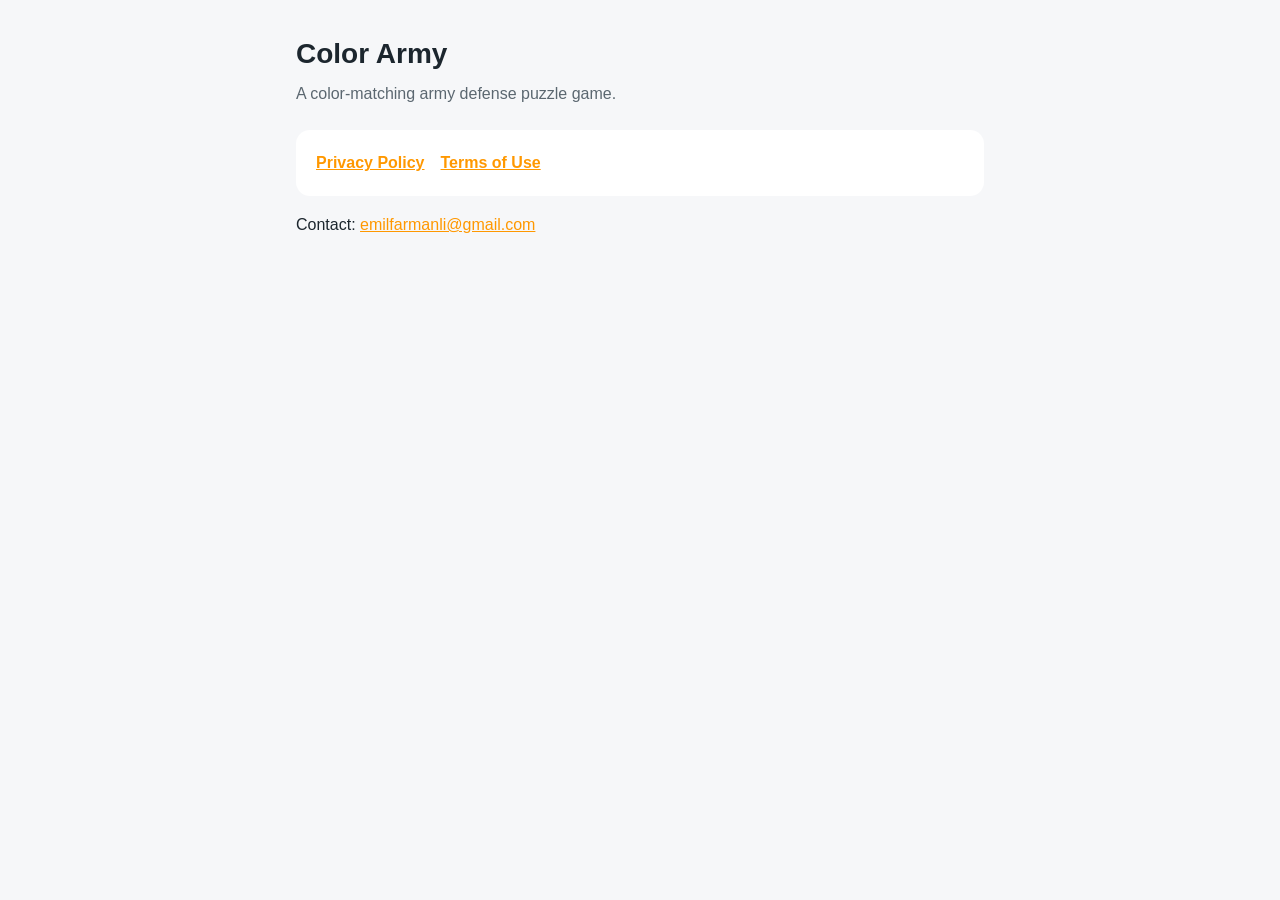
<file: index.html>
<!doctype html><html lang="en"><head><meta charset="utf-8"><meta name="viewport" content="width=device-width,initial-scale=1">
<title>Color Army</title><link rel="stylesheet" href="style.css"></head><body><main>
<h1>Color Army</h1><p class="date">A color-matching army defense puzzle game.</p>
<div class="card"><nav><a href="privacy.html">Privacy Policy</a><a href="terms.html">Terms of Use</a></nav></div>
<p>Contact: <a href="mailto:emilfarmanli@gmail.com">emilfarmanli@gmail.com</a></p>
</main></body></html>
</file>
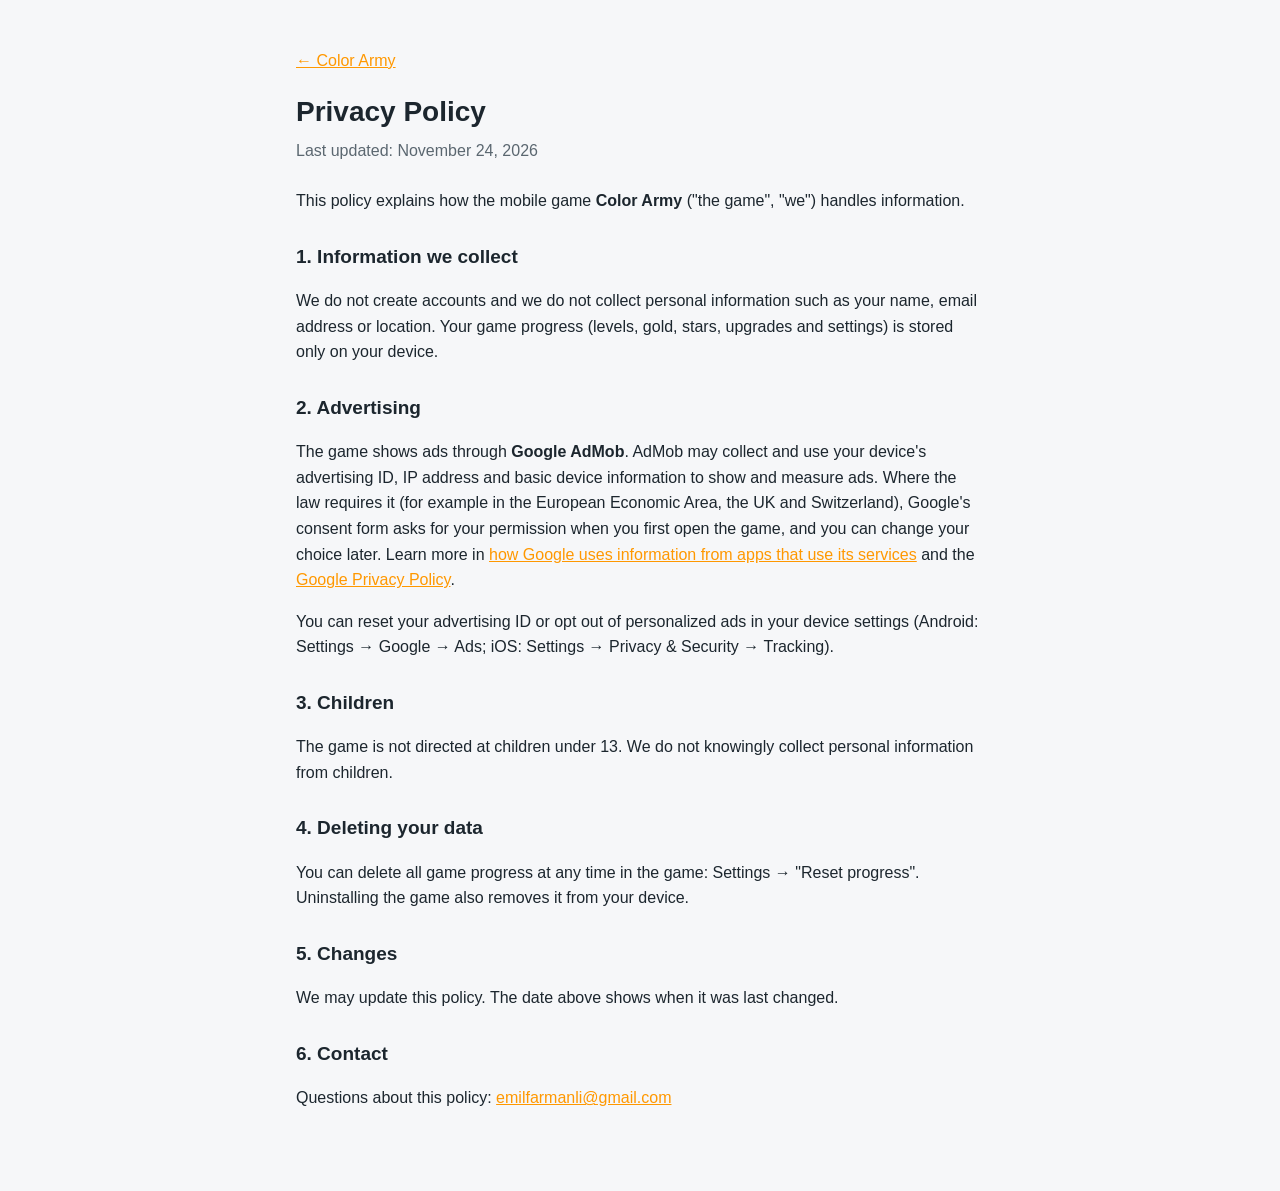
<file: privacy.html>
<!doctype html><html lang="en"><head><meta charset="utf-8"><meta name="viewport" content="width=device-width,initial-scale=1">
<title>Privacy Policy</title><link rel="stylesheet" href="style.css"></head><body><main>
<p><a href="index.html">← Color Army</a></p>
<h1>Privacy Policy</h1><p class="date">Last updated: November 24, 2026</p>
<p>This policy explains how the mobile game <b>Color Army</b> ("the game", "we") handles information.</p>
<h2>1. Information we collect</h2>
<p>We do not create accounts and we do not collect personal information such as your name, email address or location. Your game progress (levels, gold, stars, upgrades and settings) is stored only on your device.</p>
<h2>2. Advertising</h2>
<p>The game shows ads through <b>Google AdMob</b>. AdMob may collect and use your device's advertising ID, IP address and basic device information to show and measure ads. Where the law requires it (for example in the European Economic Area, the UK and Switzerland), Google's consent form asks for your permission when you first open the game, and you can change your choice later. Learn more in <a href="https://policies.google.com/technologies/partner-sites">how Google uses information from apps that use its services</a> and the <a href="https://policies.google.com/privacy">Google Privacy Policy</a>.</p>
<p>You can reset your advertising ID or opt out of personalized ads in your device settings (Android: Settings → Google → Ads; iOS: Settings → Privacy &amp; Security → Tracking).</p>
<h2>3. Children</h2>
<p>The game is not directed at children under 13. We do not knowingly collect personal information from children.</p>
<h2>4. Deleting your data</h2>
<p>You can delete all game progress at any time in the game: Settings → "Reset progress". Uninstalling the game also removes it from your device.</p>
<h2>5. Changes</h2>
<p>We may update this policy. The date above shows when it was last changed.</p>
<h2>6. Contact</h2>
<p>Questions about this policy: <a href="mailto:emilfarmanli@gmail.com">emilfarmanli@gmail.com</a></p>
</main></body></html>
</file>
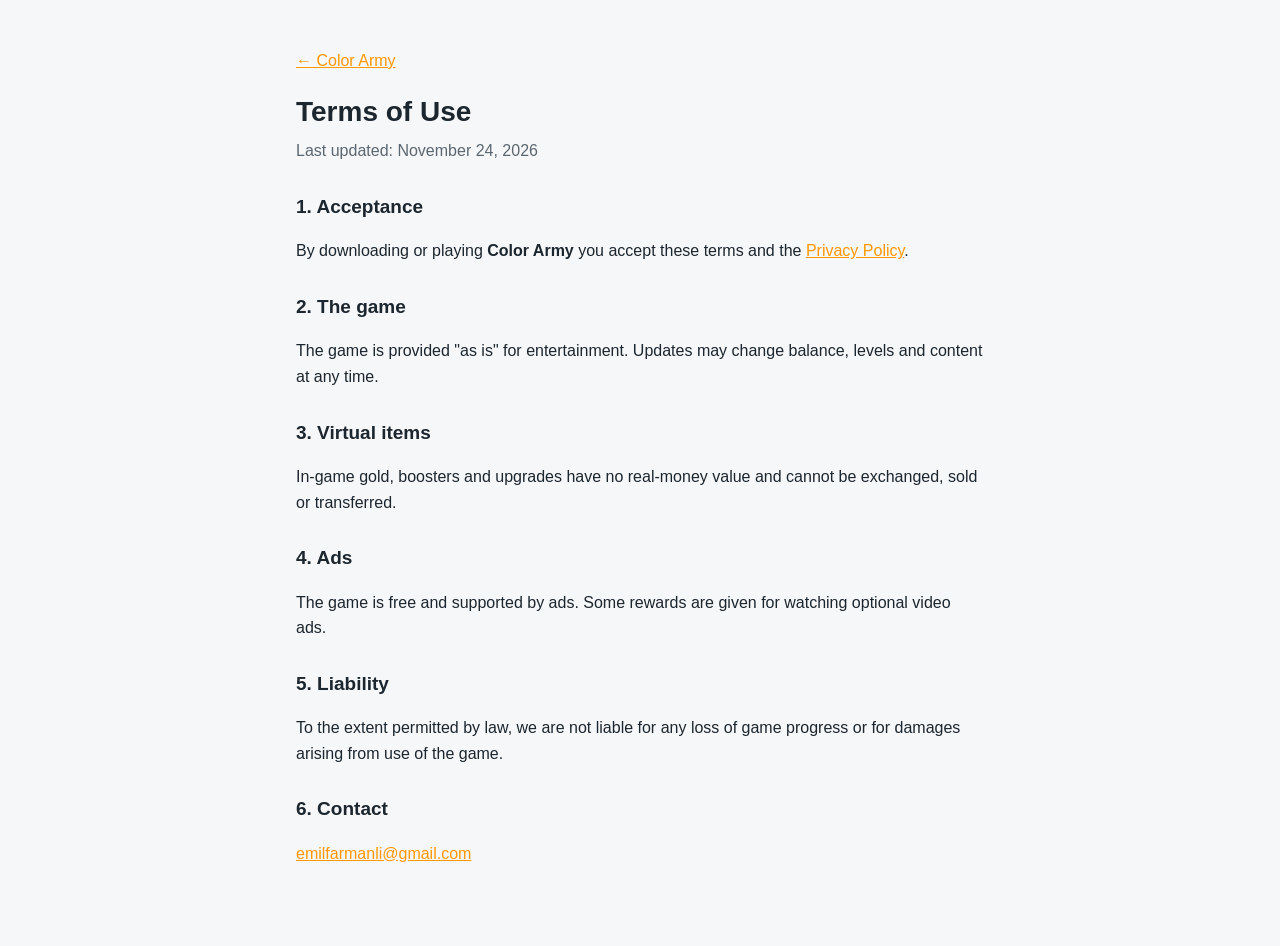
<file: terms.html>
<!doctype html><html lang="en"><head><meta charset="utf-8"><meta name="viewport" content="width=device-width,initial-scale=1">
<title>Terms of Use</title><link rel="stylesheet" href="style.css"></head><body><main>
<p><a href="index.html">← Color Army</a></p>
<h1>Terms of Use</h1><p class="date">Last updated: November 24, 2026</p>
<h2>1. Acceptance</h2><p>By downloading or playing <b>Color Army</b> you accept these terms and the <a href="privacy.html">Privacy Policy</a>.</p>
<h2>2. The game</h2><p>The game is provided "as is" for entertainment. Updates may change balance, levels and content at any time.</p>
<h2>3. Virtual items</h2><p>In-game gold, boosters and upgrades have no real-money value and cannot be exchanged, sold or transferred.</p>
<h2>4. Ads</h2><p>The game is free and supported by ads. Some rewards are given for watching optional video ads.</p>
<h2>5. Liability</h2><p>To the extent permitted by law, we are not liable for any loss of game progress or for damages arising from use of the game.</p>
<h2>6. Contact</h2><p><a href="mailto:emilfarmanli@gmail.com">emilfarmanli@gmail.com</a></p>
</main></body></html>
</file>
<file: style.css>
:root{--bg:#f6f7f9;--fg:#1c262e;--muted:#5b6770;--card:#fff;--accent:#ff9800}
@media (prefers-color-scheme:dark){:root{--bg:#141c23;--fg:#e8edf0;--muted:#9aa4ae;--card:#1f2a33}}
*{box-sizing:border-box}body{margin:0;background:var(--bg);color:var(--fg);font:16px/1.6 -apple-system,BlinkMacSystemFont,"Segoe UI",Roboto,sans-serif}
main{max-width:720px;margin:0 auto;padding:32px 16px 64px}h1{font-size:28px;margin:0 0 4px}h2{font-size:19px;margin:28px 0 8px}
.date{color:var(--muted);margin:0 0 24px}a{color:var(--accent)}.card{background:var(--card);border-radius:14px;padding:20px;margin:16px 0}
nav a{margin-right:16px;font-weight:600}
</file>
